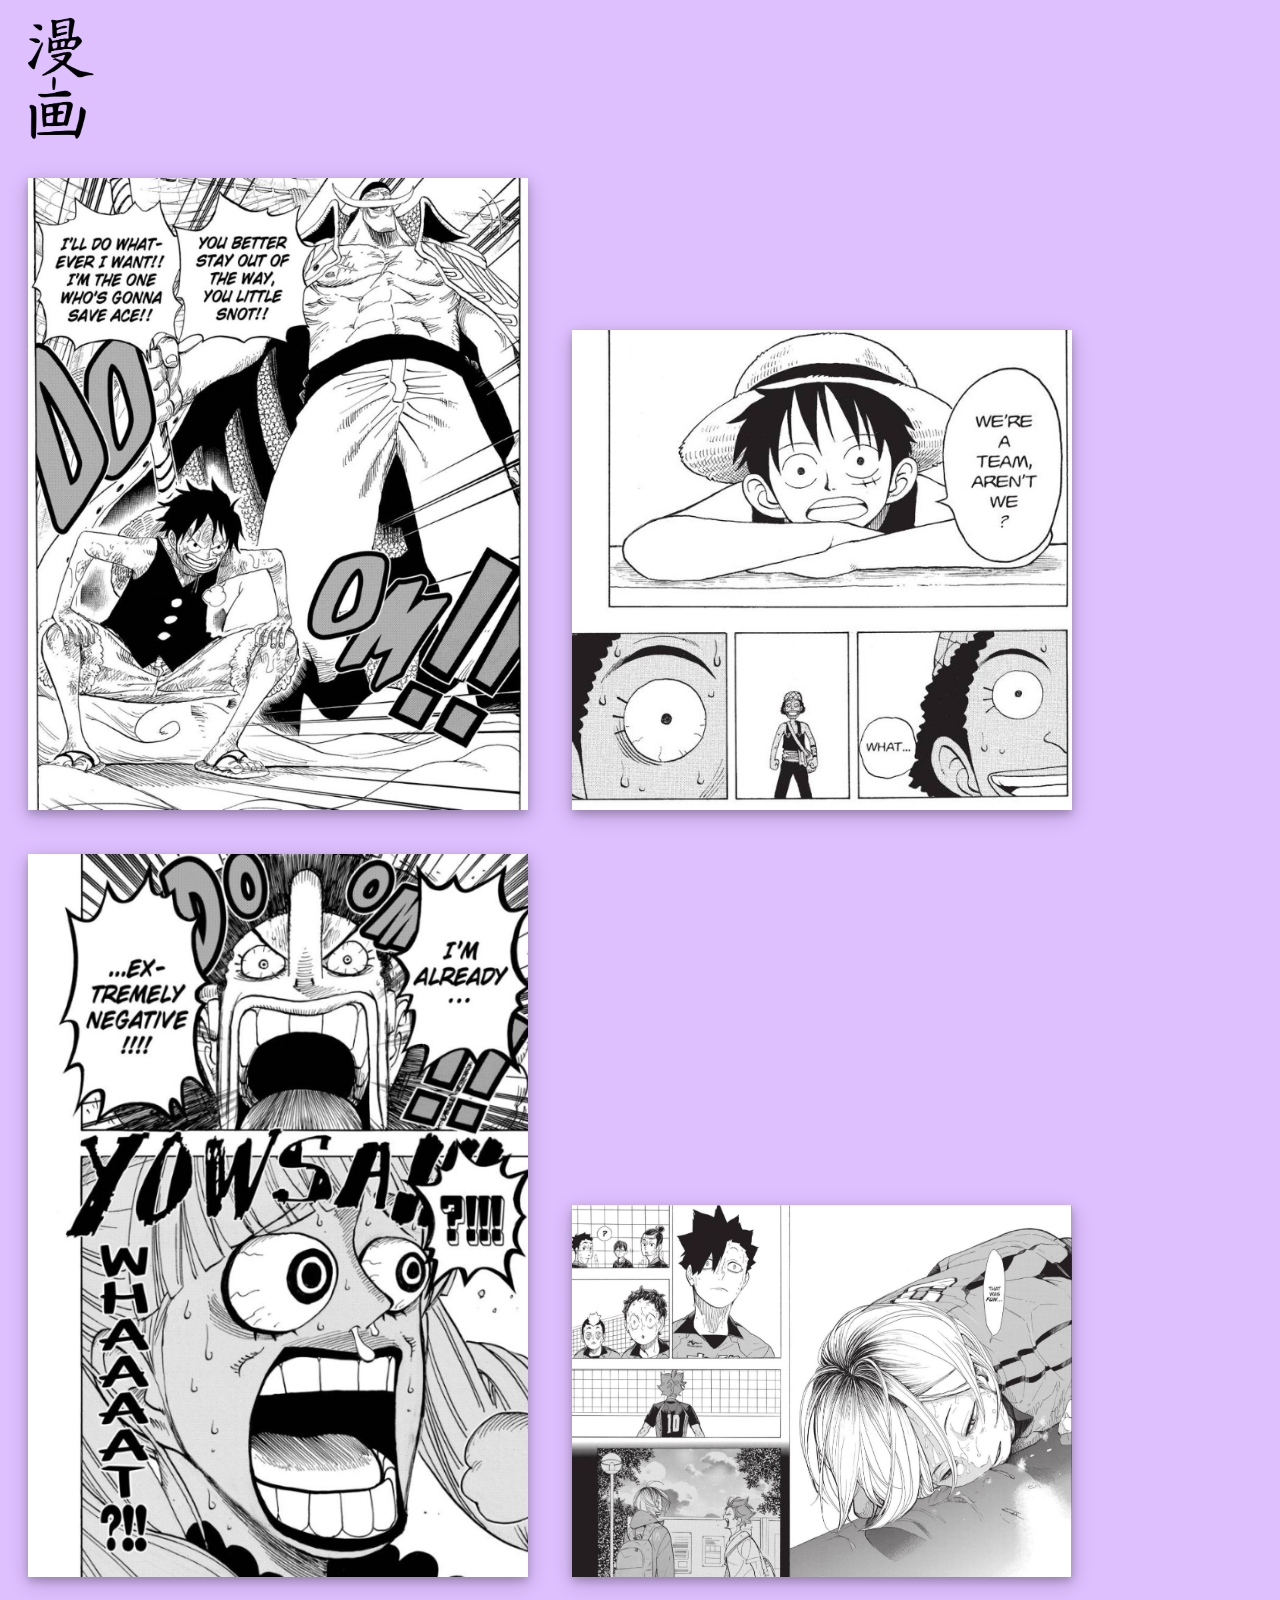
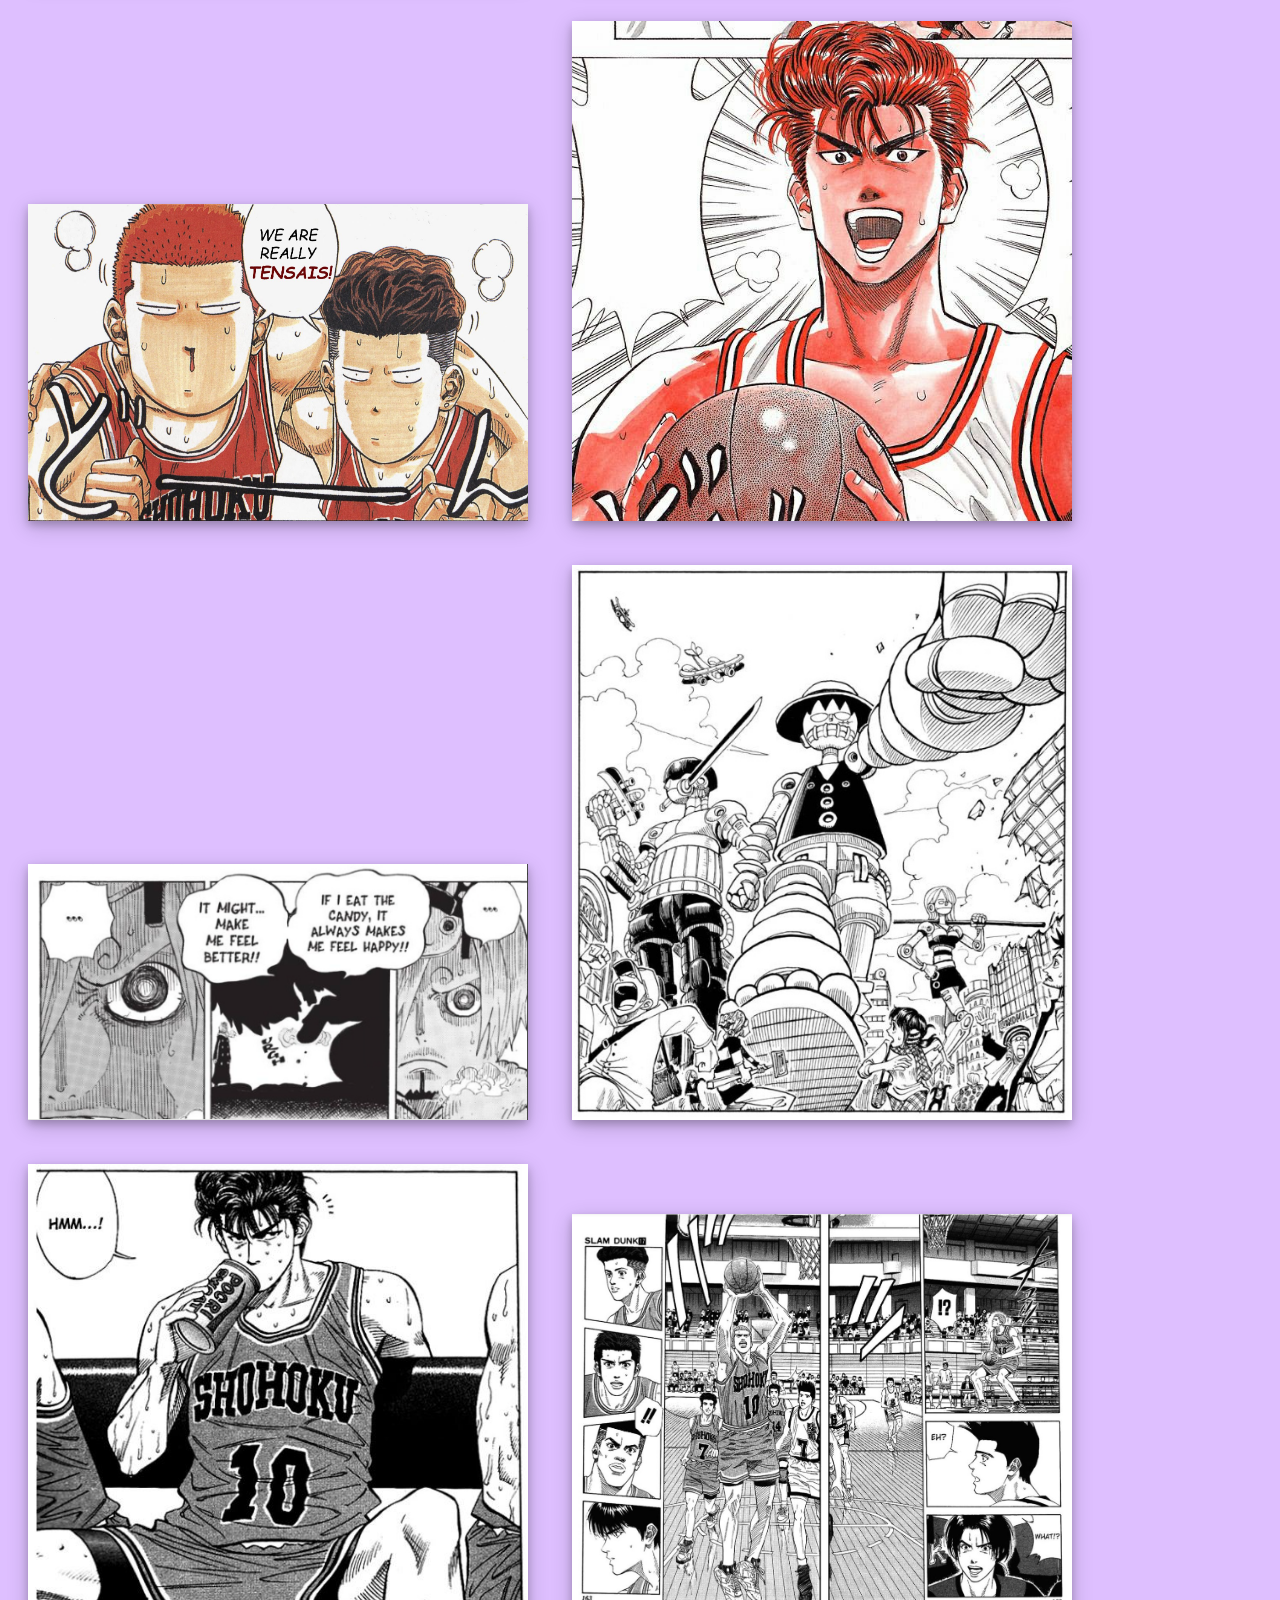
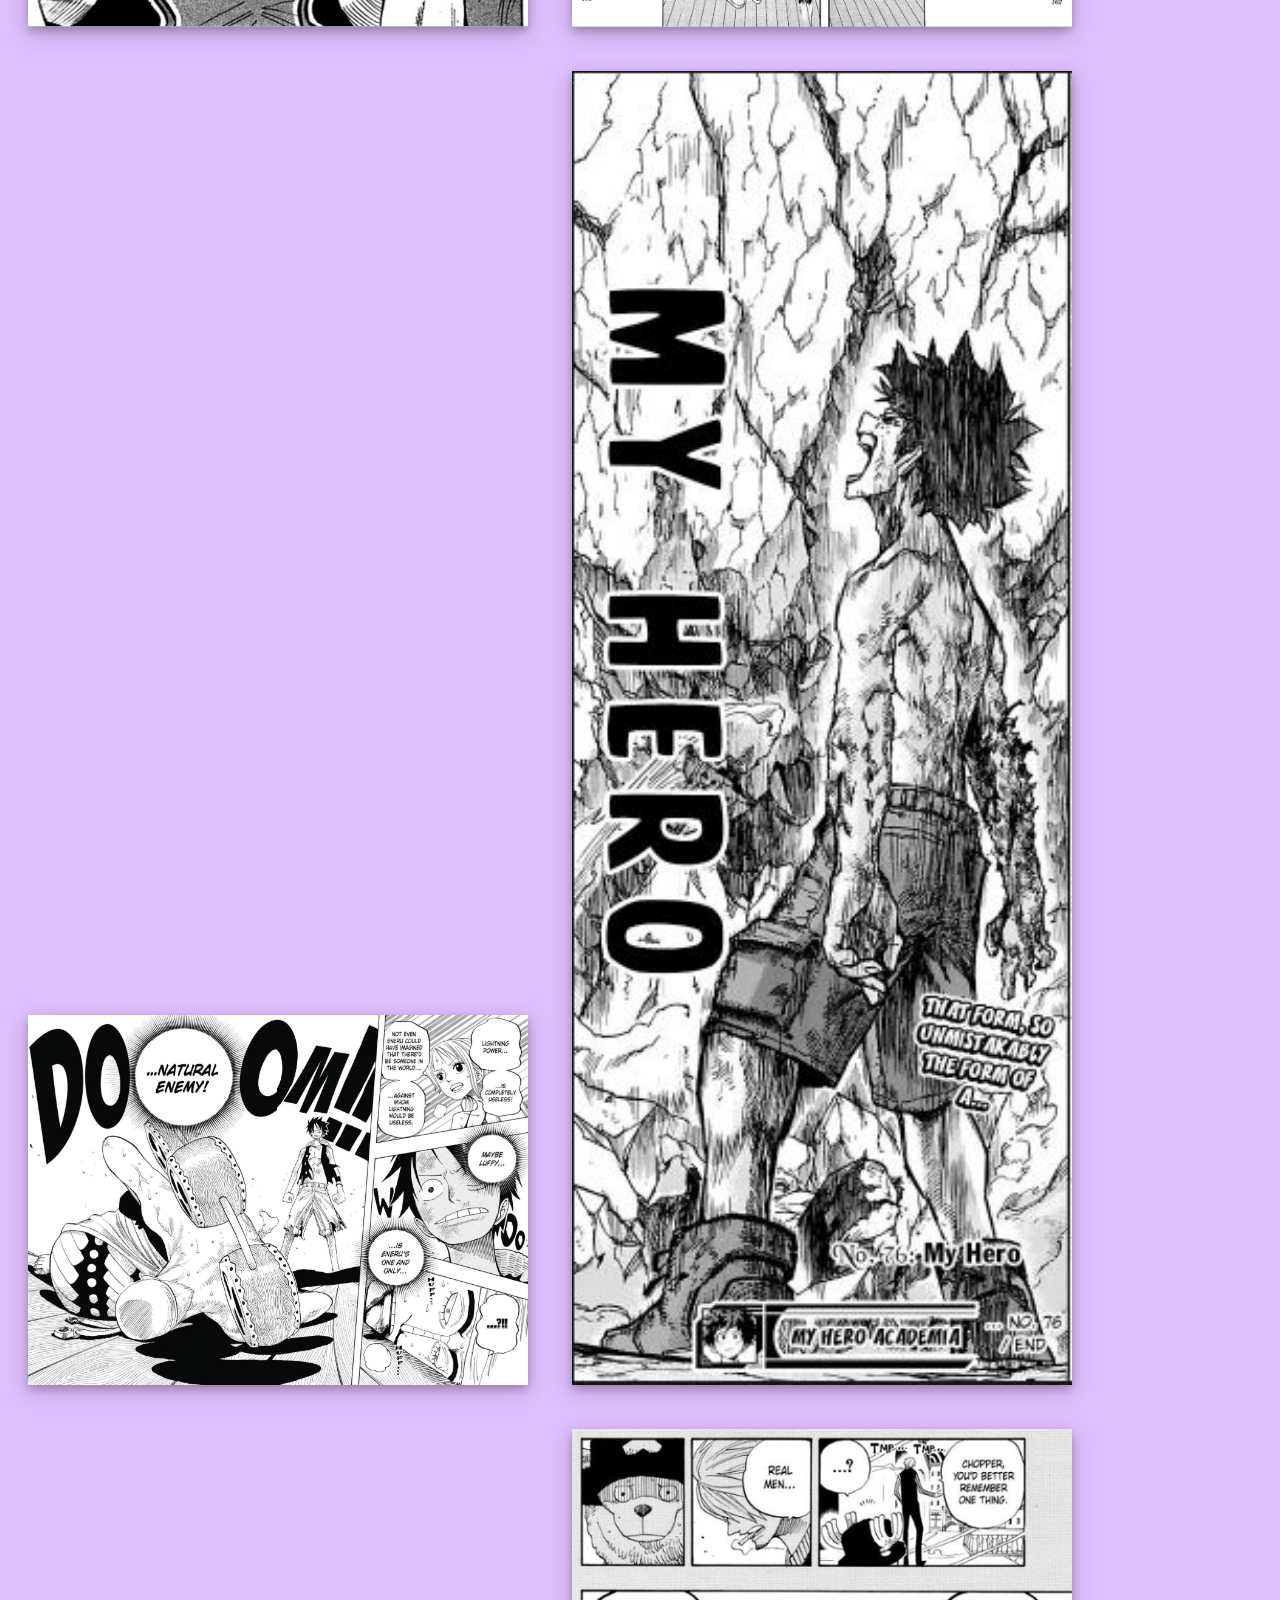
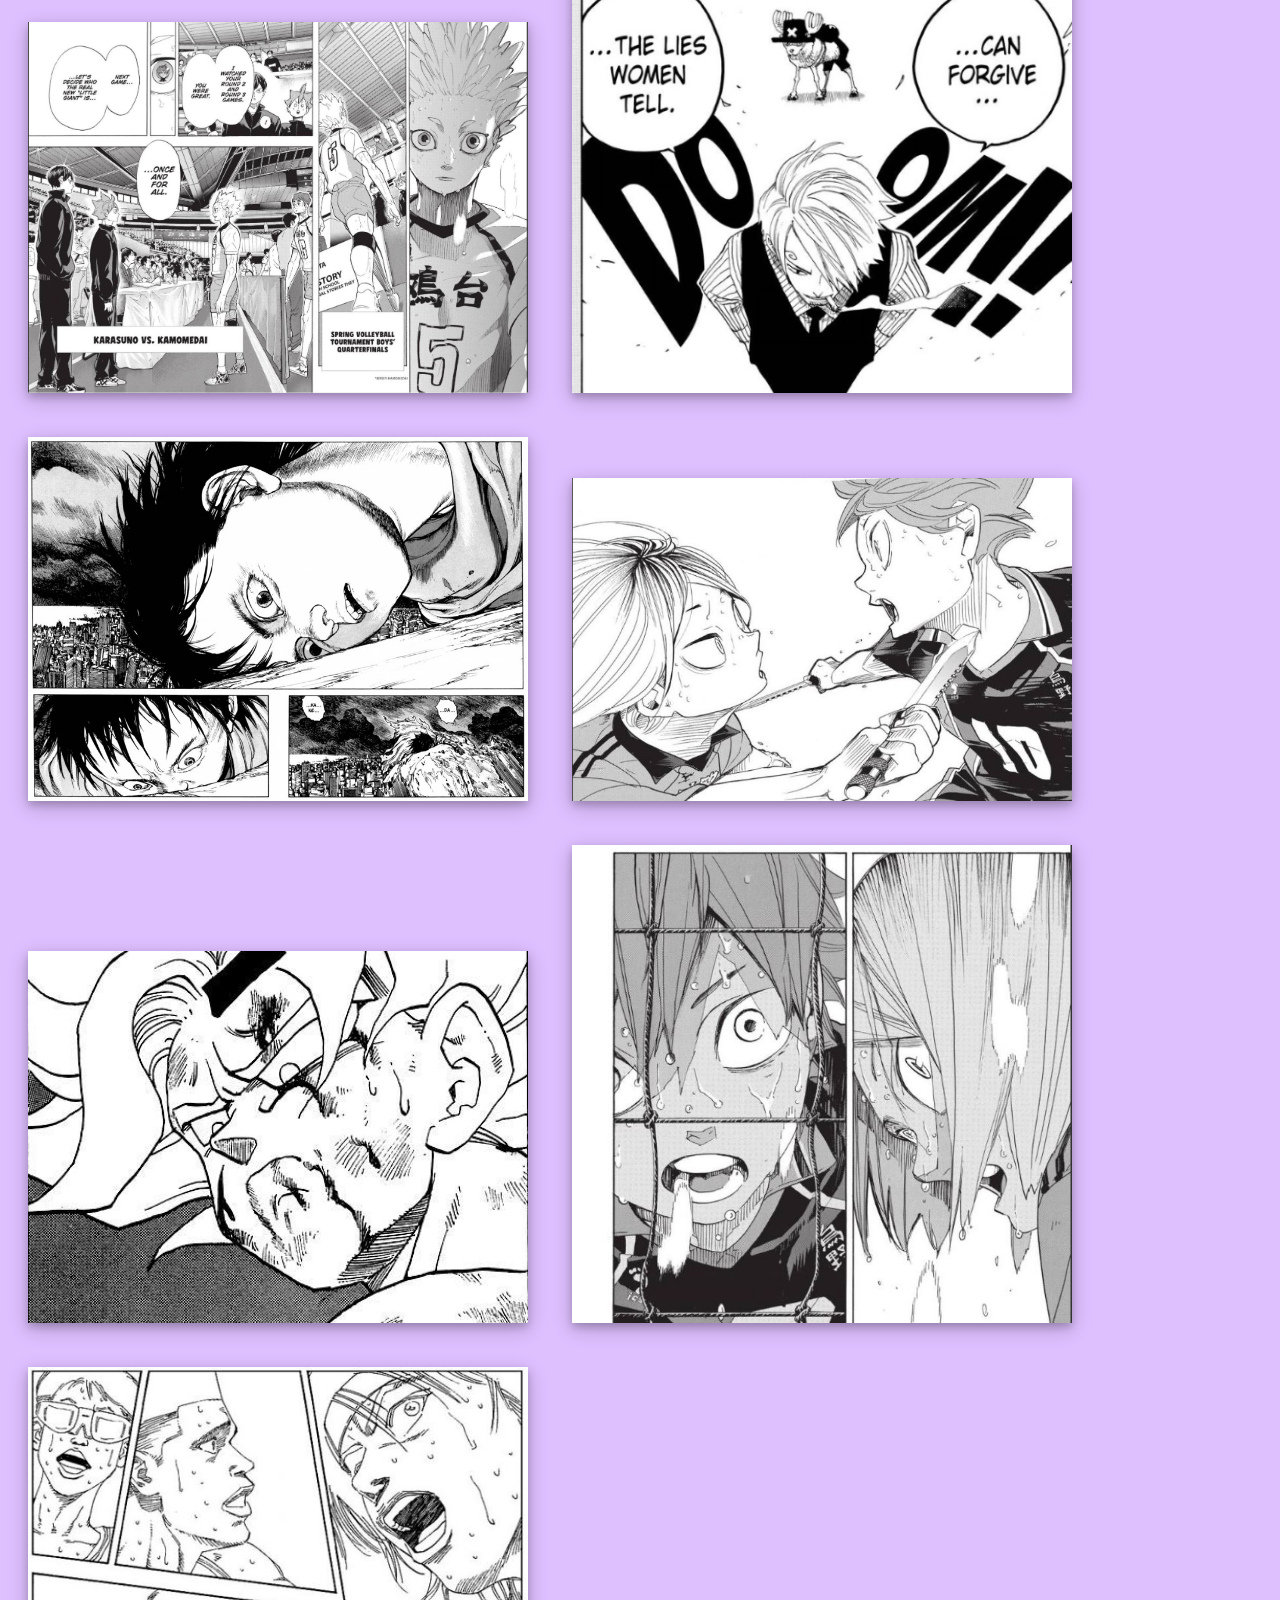
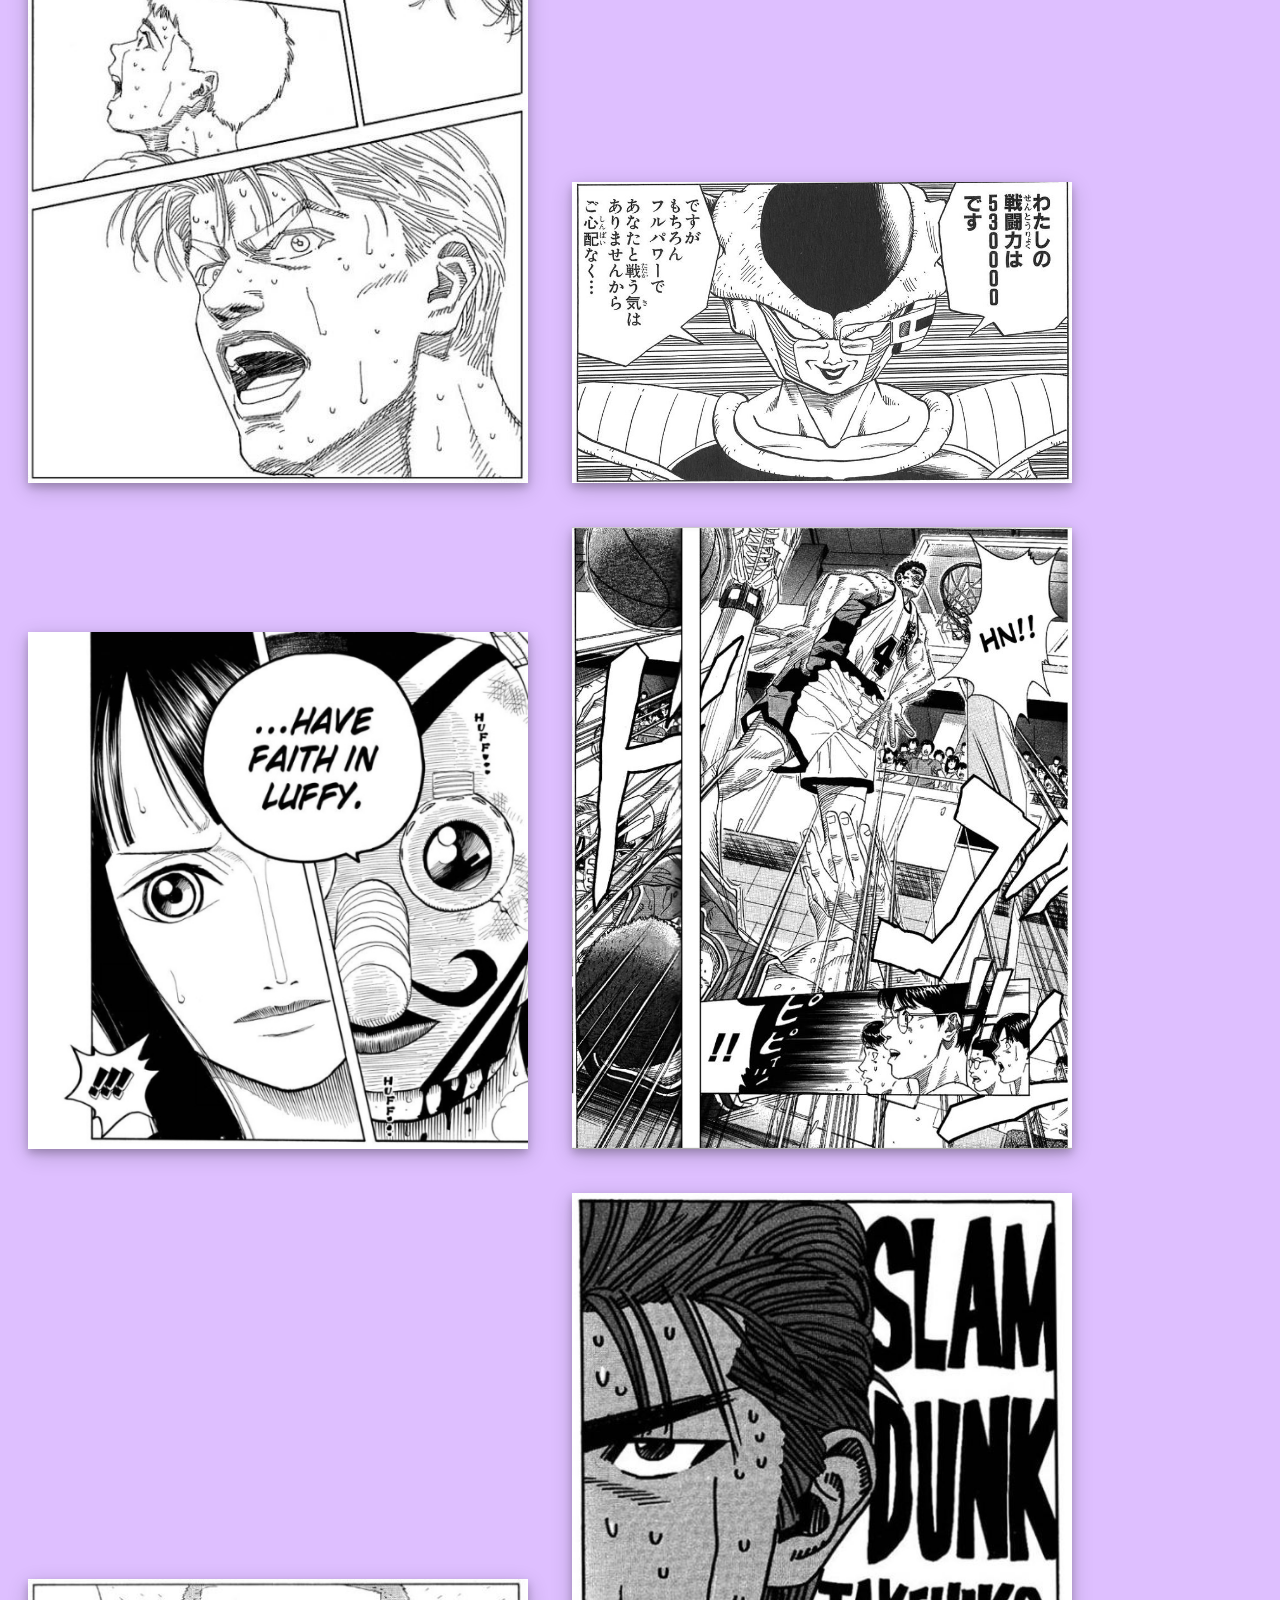
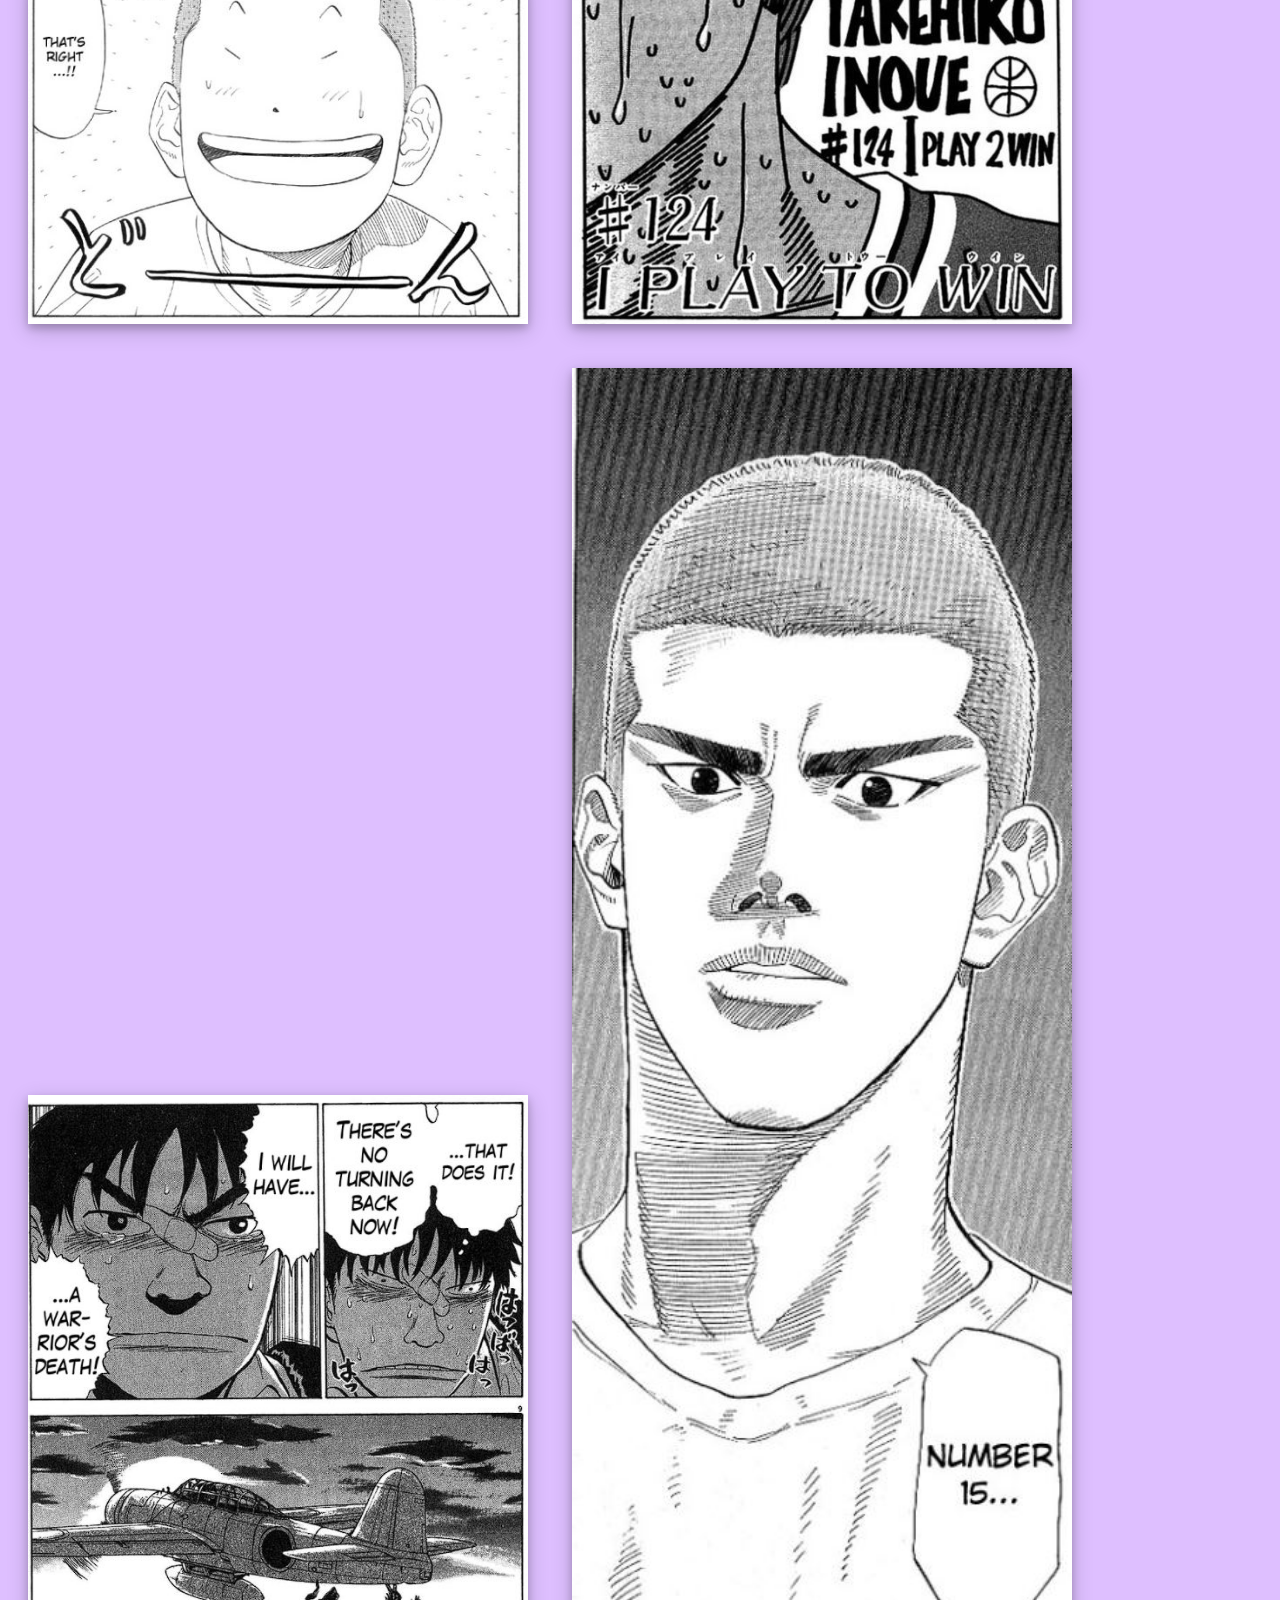
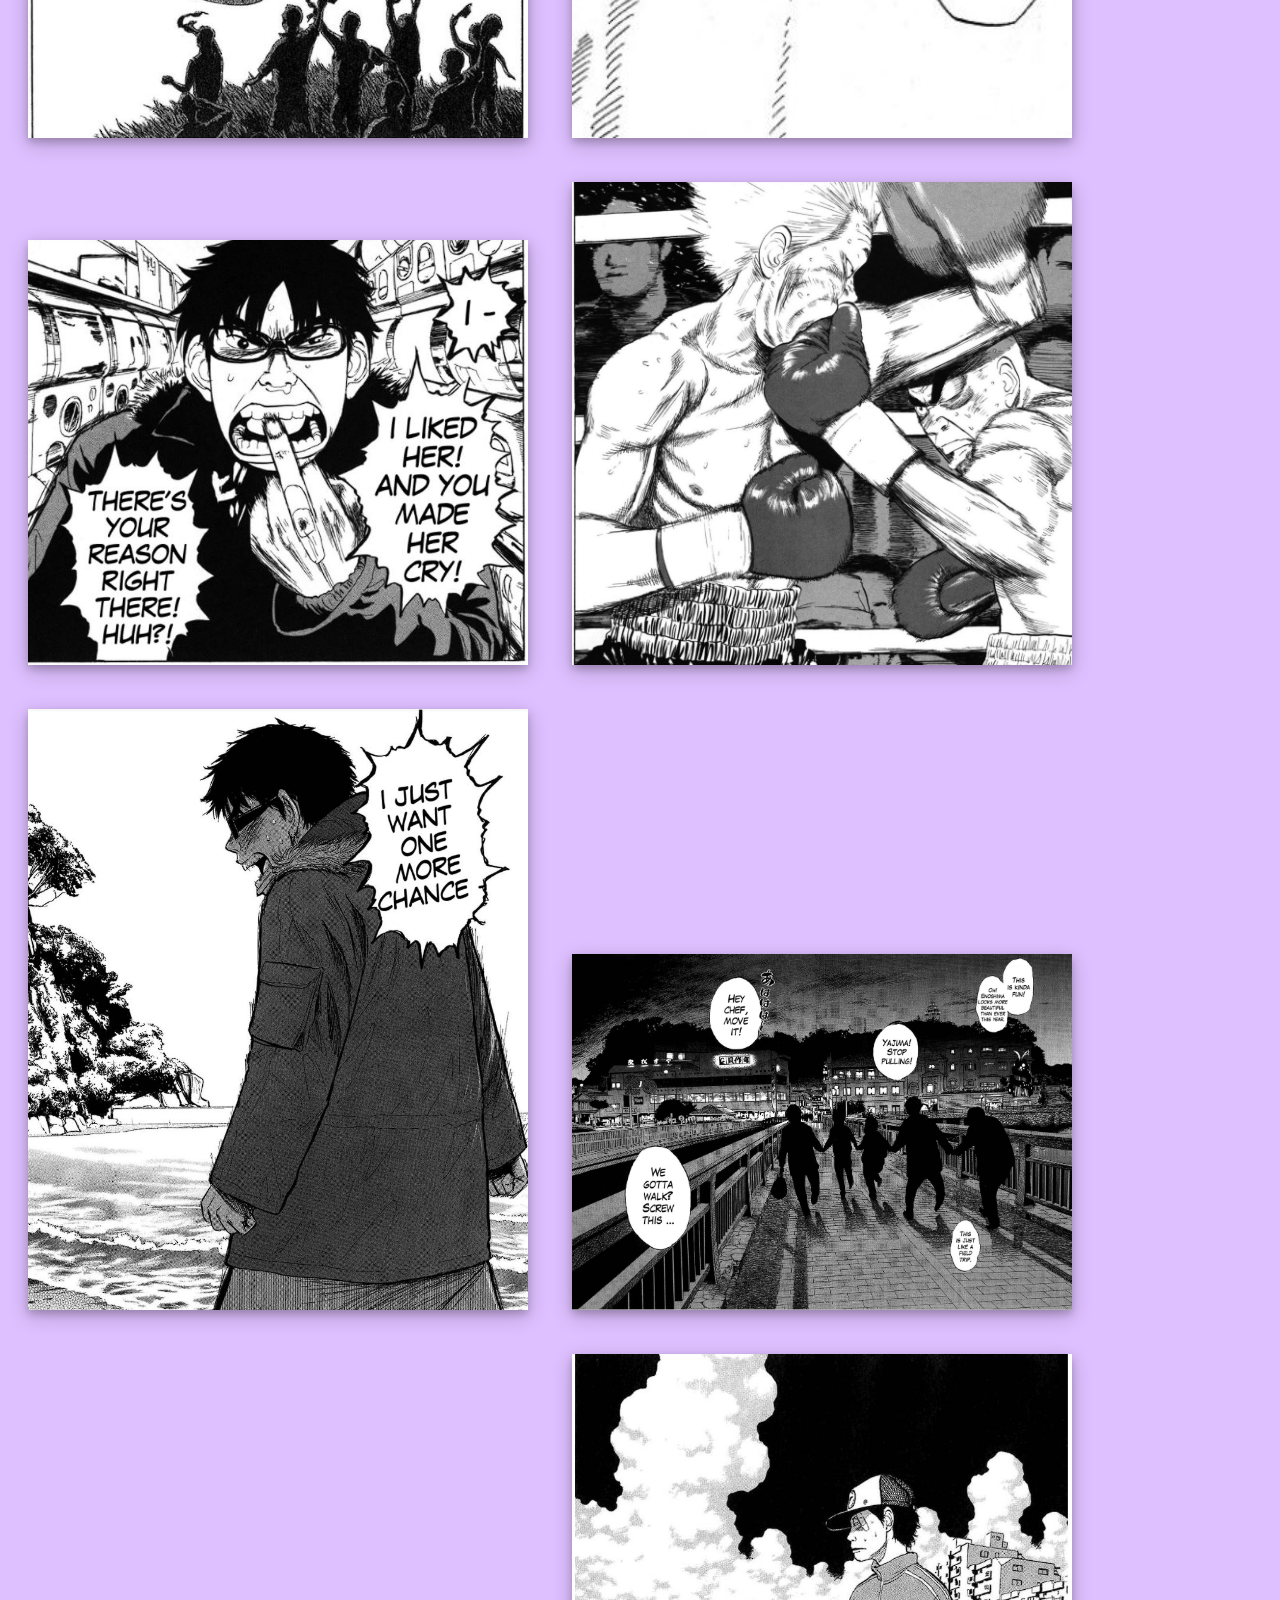
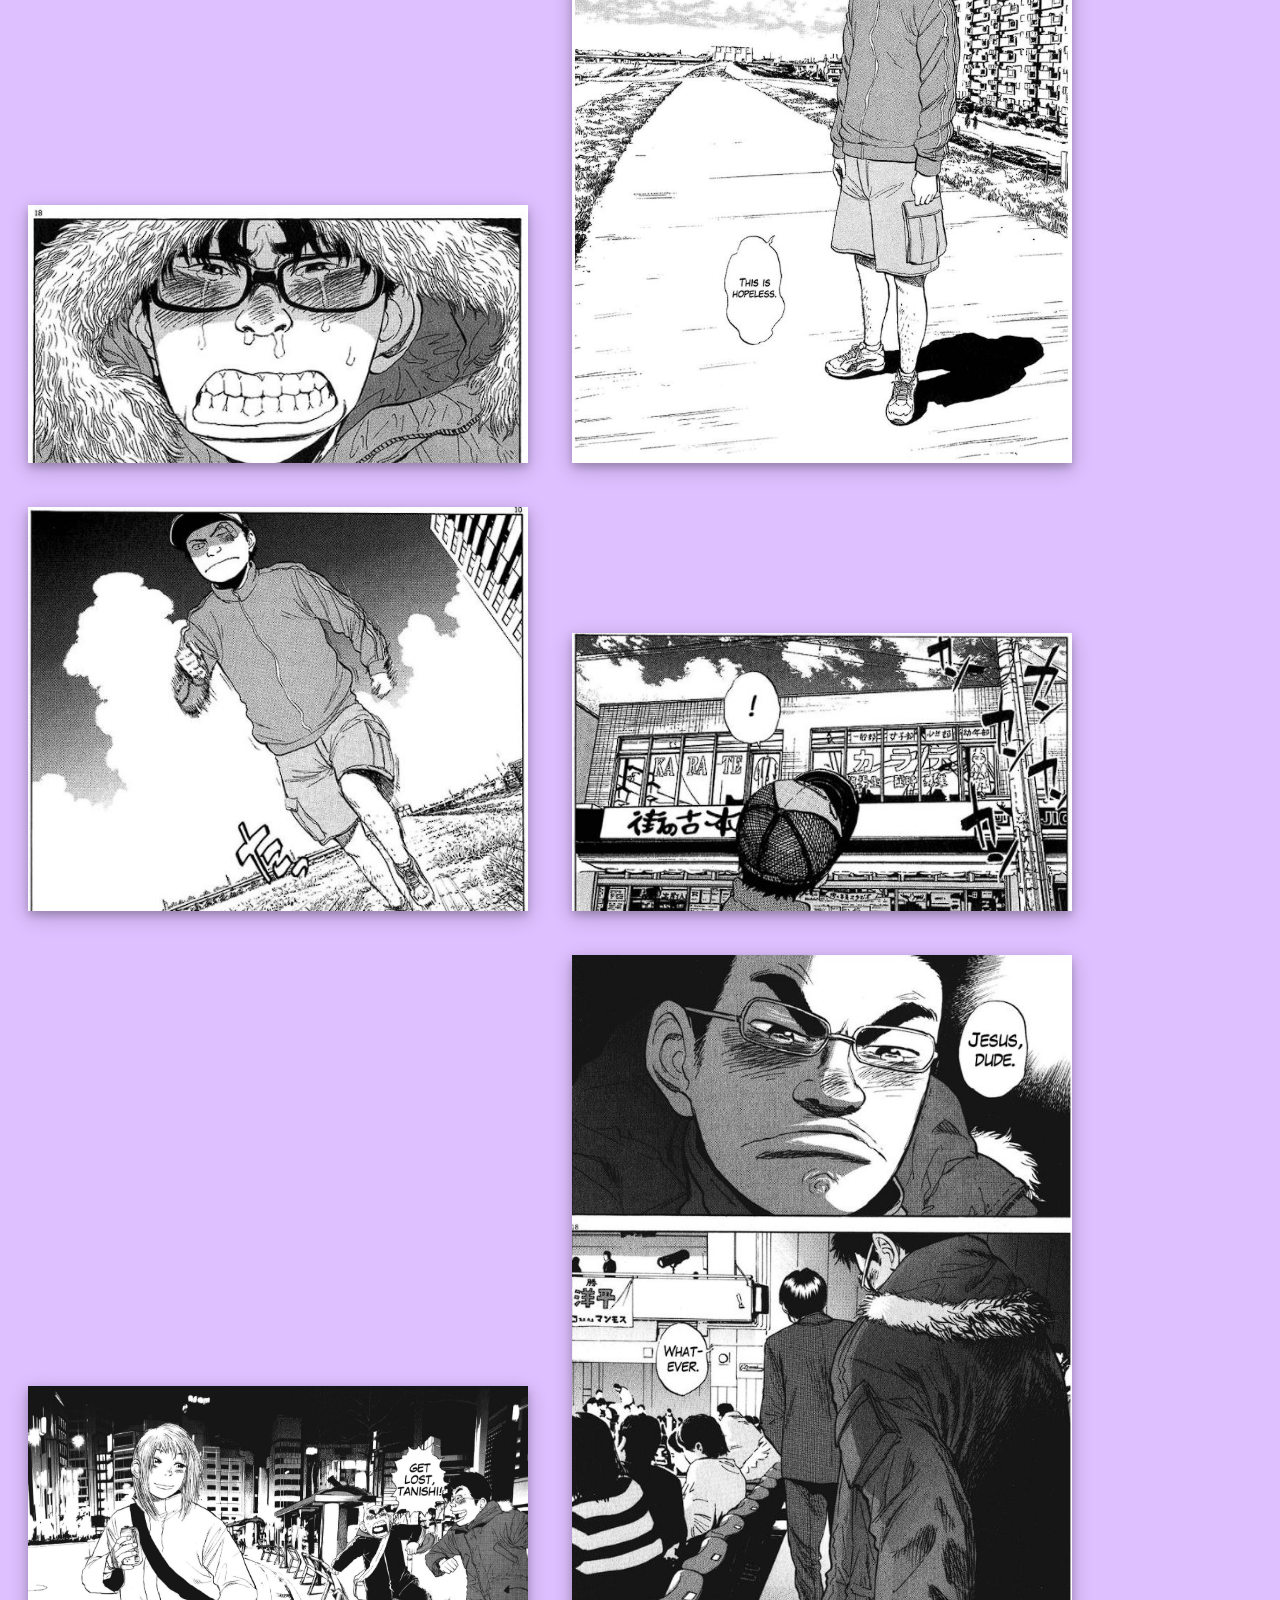
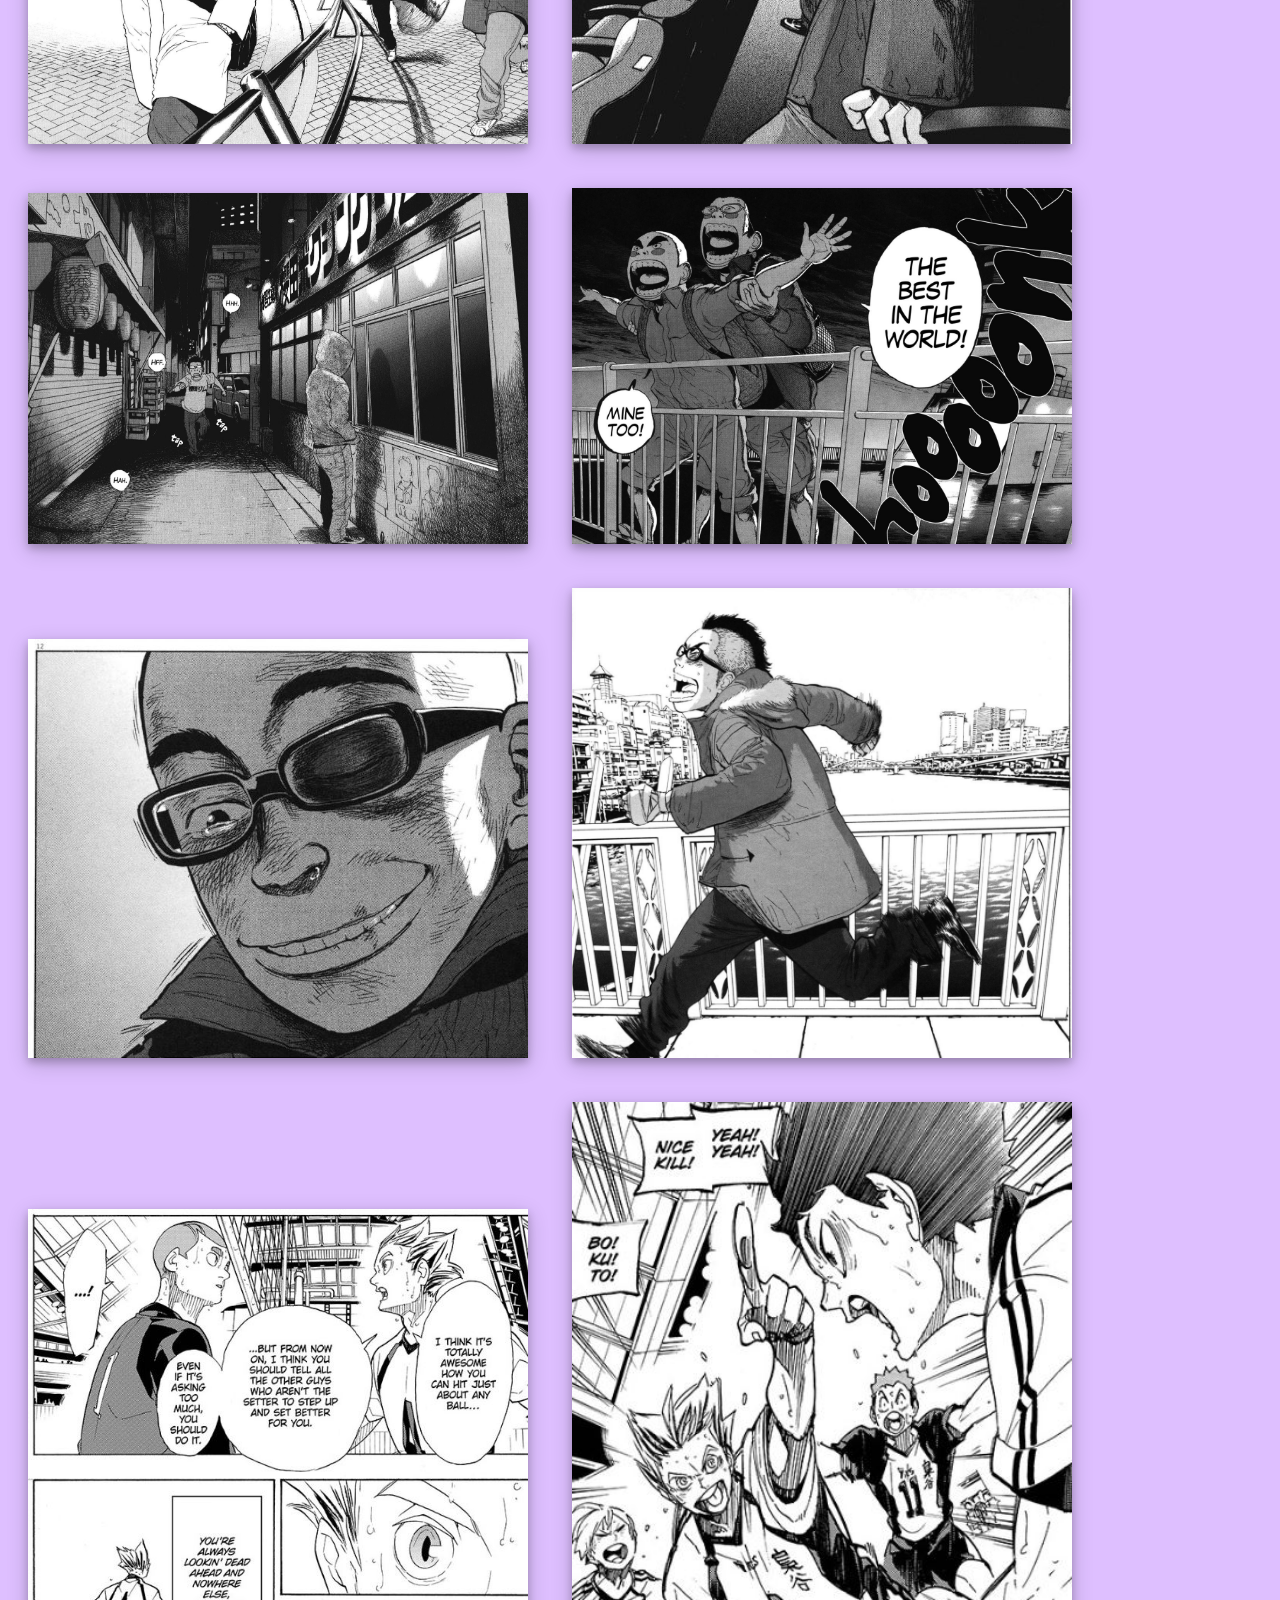
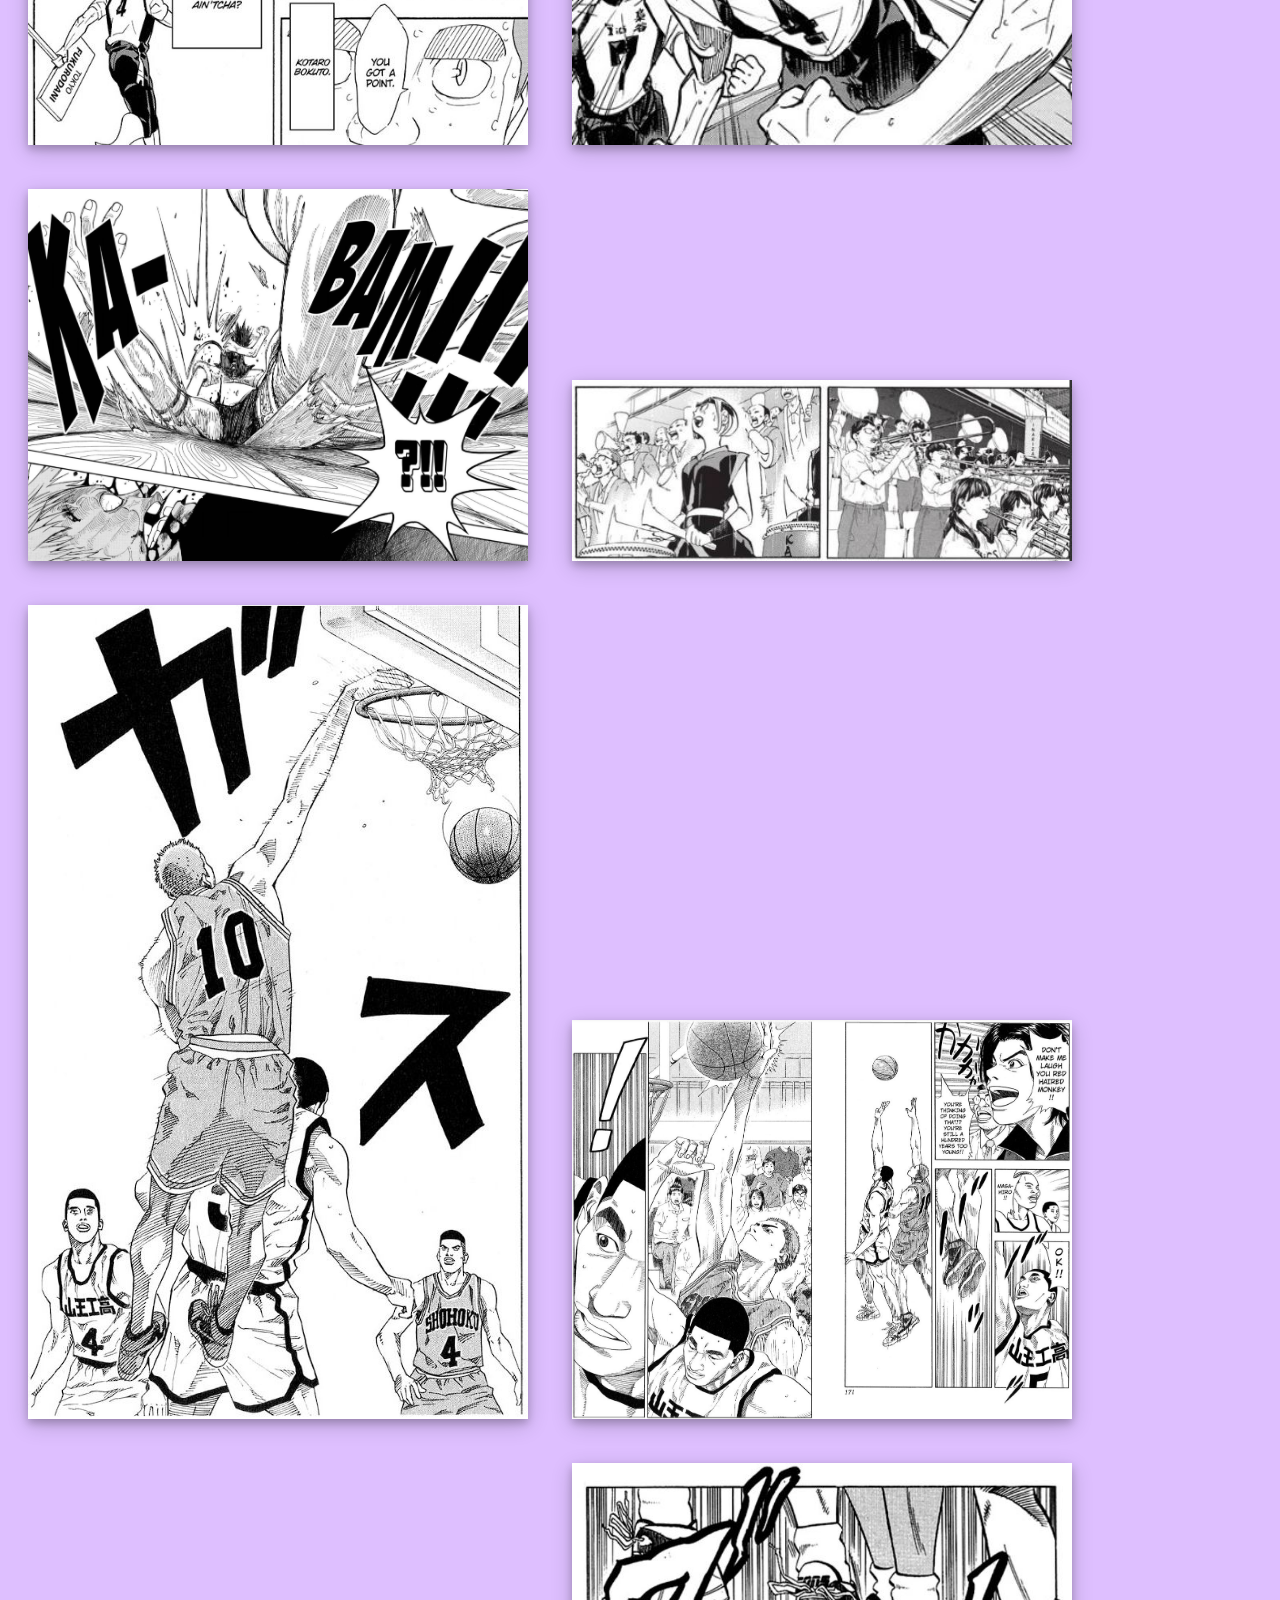
<file: index.html>
<html>
<head>
    <meta name="viewport" content="width=device-width, initial-scale=1.0">
    <link rel="stylesheet" href="style.css">
</head>
<header>
    <a class="kanji"></a>
</header>
<body>
    <div class="content">
        <div class="images">
            <a href = "panels/whitebeardnluffy.png">
                <img src = "panels/whitebeardnluffy.png">
            </a>
            <a href = "panels/wereateam.png">
                <img src = "panels/wereateam.png">
            </a>
            <a href = "panels/usoppsad.png">
                <img src = "panels/usoppsad.png">
            </a>
            <a href = "panels/thatwasfun.JPG">
                <img src = "panels/thatwasfun.JPG">
            </a>
            <a href = "panels/slamdunk2.jpg">
                <img src = "panels/slamdunk2.jpg">
            </a>
            <a href = "panels/slamdunk1.jpg">
                <img src = "panels/slamdunk1.jpg">
            </a>
            <a href = "panels/sanji.png">
                <img src = "panels/sanji.png">
            </a>
            <a href = "panels/robo.png">
                <img src = "panels/robo.png">
            </a>
            <a href = "panels/pocri.JPG">
                <img src = "panels/pocri.JPG">
            </a>
            <a href = "panels/panelpg163.JPG">
                <img src = "panels/panelpg163.JPG">
            </a>
            <a href = "panels/naturalenemy.png">
                <img src = "panels/naturalenemy.png">
            </a>
            <a href = "panels/myhero.jpg">
                <img src = "panels/myhero.jpg">
            </a>
            <a href = "panels/littlegiant.JPG">
                <img src = "panels/littlegiant.JPG">
            </a>
            <a href = "panels/liessanji.png">
                <img src = "panels/liessanji.png">
            </a>
            <a href = "panels/kanaeda.jpg">
                <img src = "panels/kanaeda.jpg">
            </a>
            <a href = "panels/haikyuuknife.JPG">
                <img src = "panels/haikyuuknife.JPG">
            </a>
            <a href = "panels/gokuvfreeza.jpg">
                <img src = "panels/gokuvfreeza.jpg">
            </a>
            <a href = "panels/goated.JPG">
                <img src = "panels/goated.JPG">
            </a>
            <a href = "panels/goat.JPG">
                <img src = "panels/goat.JPG">
            </a>
            <a href = "panels/freeza.jpg">
                <img src = "panels/freeza.jpg">
            </a>
            <a href = "panels/faithinluff.png">
                <img src = "panels/faithinluff.png">
            </a>
            <a href = "panels/extremelygoodpanel.JPG">
                <img src = "panels/extremelygoodpanel.JPG">
            </a>
            <a href = "panels/dasright.JPG">
                <img src = "panels/dasright.JPG">
            </a>
            <a href = "panels/chap124.JPG">
                <img src = "panels/chap124.JPG">
            </a>
            <a href = "panels/bwr.JPG">
                <img src = "panels/bwr.JPG">
            </a>
            <a href = "panels/burgerking.JPG">
                <img src = "panels/burgerking.JPG">
            </a>
            <a href = "panels/botr9.JPG">
                <img src = "panels/botr9.JPG">
            </a>
            <a href = "panels/botr8.JPG">
                <img src = "panels/botr8.JPG">
            </a>
            <a href = "panels/botr7.JPG">
                <img src = "panels/botr7.JPG">
            </a>
            <a href = "panels/botr6.JPG">
                <img src = "panels/botr6.JPG">
            </a>
            <a href = "panels/botr5.JPG">
                <img src = "panels/botr5.JPG">
            </a>
            <a href = "panels/botr4.JPG">
                <img src = "panels/botr4.JPG">
            </a>
            <a href = "panels/botr3.JPG">
                <img src = "panels/botr3.JPG">
            </a>
            <a href = "panels/botr2.JPG">
                <img src = "panels/botr2.JPG">
            </a>
            <a href = "panels/botr15.JPG">
                <img src = "panels/botr15.JPG">
            </a>
            <a href = "panels/botr14.JPG">
                <img src = "panels/botr14.JPG">
            </a>
            <a href = "panels/botr13.JPG">
                <img src = "panels/botr13.JPG">
            </a>
            <a href = "panels/botr12.JPG">
                <img src = "panels/botr12.JPG">
            </a>
            <a href = "panels/botr11.JPG">
                <img src = "panels/botr11.JPG">
            </a>
            <a href = "panels/botr10.JPG">
                <img src = "panels/botr10.JPG">
            </a>
            <a href = "panels/bokuto2.JPG">
                <img src = "panels/bokuto2.JPG">
            </a>
            <a href = "panels/bokuto.JPG">
                <img src = "panels/bokuto.JPG">
            </a>
            <a href = "panels/bellamypunch.png">
                <img src = "panels/bellamypunch.png">
            </a>
            <a href = "panels/band.JPG">
                <img src = "panels/band.JPG">
            </a>
            <a href = "panels/alleyoop3.JPG">
                <img src = "panels/alleyoop3.JPG">
            </a>
            <a href = "panels/alleyoop2.JPG">
                <img src = "panels/alleyoop2.JPG">
            </a>
            <a href = "panels/alleyoop1.JPG">
                <img src = "panels/alleyoop1.JPG">
            </a>
            <a href = "panels/akagi.JPG">
                <img src = "panels/akagi.JPG">
            </a>
            <a href = "panels/adventure.jpg">
                <img src = "panels/adventure.jpg">
            </a>
            <a href = "panels/340title.JPG">
                <img src = "panels/340title.JPG">
            </a>
            <a href = "panels/340.JPG">
                <img src = "panels/340.JPG">
            </a>
            <a href = "panels/339.JPG">
                <img src = "panels/339.JPG">
            </a>
            <a href = "panels/338.JPG">
                <img src = "panels/338.JPG">
            </a>
            <a href = "panels/337.JPG">
                <img src = "panels/337.JPG">
            </a>
        </div>
    </div>
<div class="clearfix"></div>
<!--scripts -->
<script src="https://ajax.googleapis.com/ajax/libs/jquery/3.1.0/jquery.min.js"></script>

<script>
    //Random bg color
    var hue = Math.floor(Math.random() * 360);
    var pastel = 'hsl(' + hue + ', 100%, 87.5%)';
    $('html').css('background', pastel);
</script>
</body>
</html>
</file>
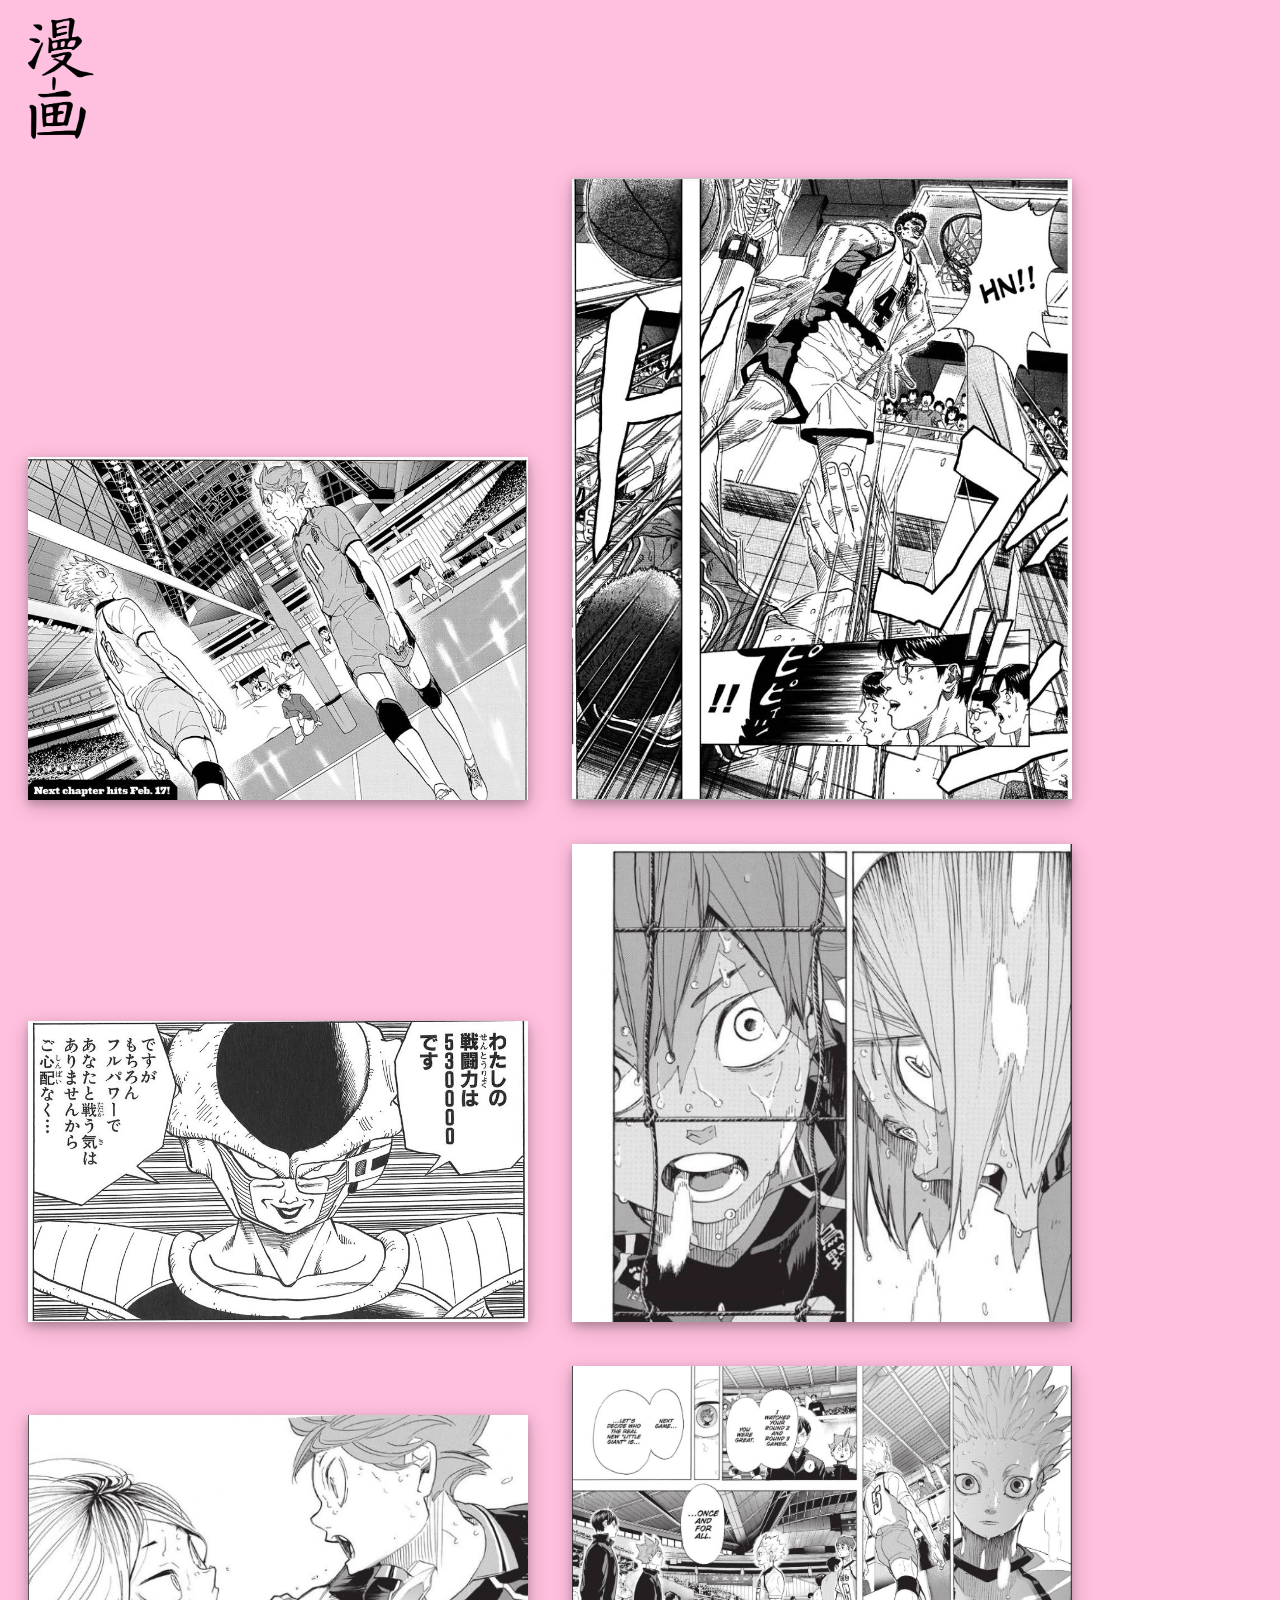
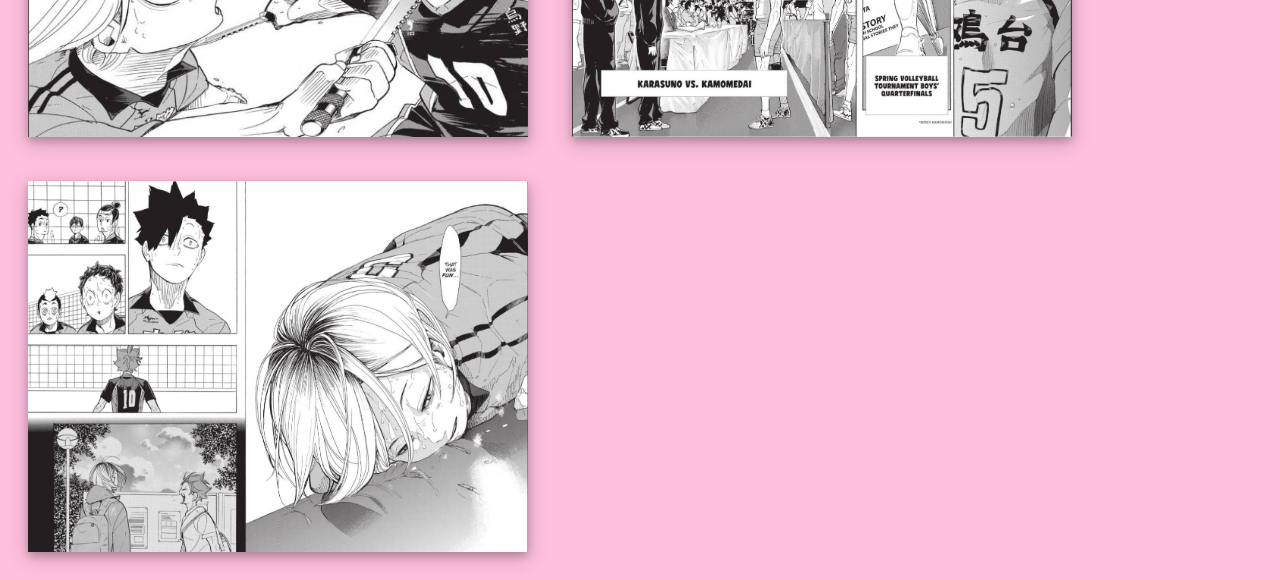
<file: index2.html>
<html>
<head>
    <link rel="stylesheet" href="style.css">
</head>
</html>


<header>
  <a class="kanji"></a>
</header>
<body>
    <div class="center">
      <a target="_blank" href="panels/337.JPG" class="frame">
        <img src="panels/337.JPG">
      </a>
  
      <a target="_blank" href="panels/extremelygoodpanel.JPG" class="frame">
        <img src="panels/extremelygoodpanel.JPG">
      </a>
  
      <a target="_blank" href="panels/freeza.jpg" class="frame">
        <img src="panels/freeza.jpg">
      </a>
  
      <a target="_blank" href="panels/goated.JPG" class="frame">
        <img src="panels/goated.JPG">
      </a>
  
        <a target="_blank" href="panels/haikyuuknife.JPG" class="frame">
          <img src="panels/haikyuuknife.JPG">
        </a>
  
        <a target="_blank" href="panels/littlegiant.JPG" class="frame">
          <img src="panels/littlegiant.JPG">
        </a>
  
        <a target="_blank" href="panels/thatwasfun.JPG" class="frame">
          <img src="panels/thatwasfun.JPG">
        </a>
    </div>

<div class="clearfix"></div>

<!--scripts -->
<script src="https://ajax.googleapis.com/ajax/libs/jquery/3.1.0/jquery.min.js"></script>

<script>
  //Random bg color
  var hue = Math.floor(Math.random() * 360);
  var pastel = 'hsl(' + hue + ', 100%, 87.5%)';
  $('html').css('background', pastel);
</script>

</body>
</file>
<file: style.css>
html {
    background-color: white;
}

a {
    text-decoration: none;
}

img {
    width: 100%;
    max-width: 500px;
    box-shadow: 0 4px 8px 0 rgba(0, 0, 0, 0.2), 0 6px 20px 0 rgba(0, 0, 0, 0.19);
    margin: 20px;

}

header {
    height: 150px;
}

.kanji {
    display: inline-block;
    background-image: url("manga.png");
    background-size: 100%;
    background-repeat: no-repeat;
    width: 100px;
    height: 250px;
}
</file>
